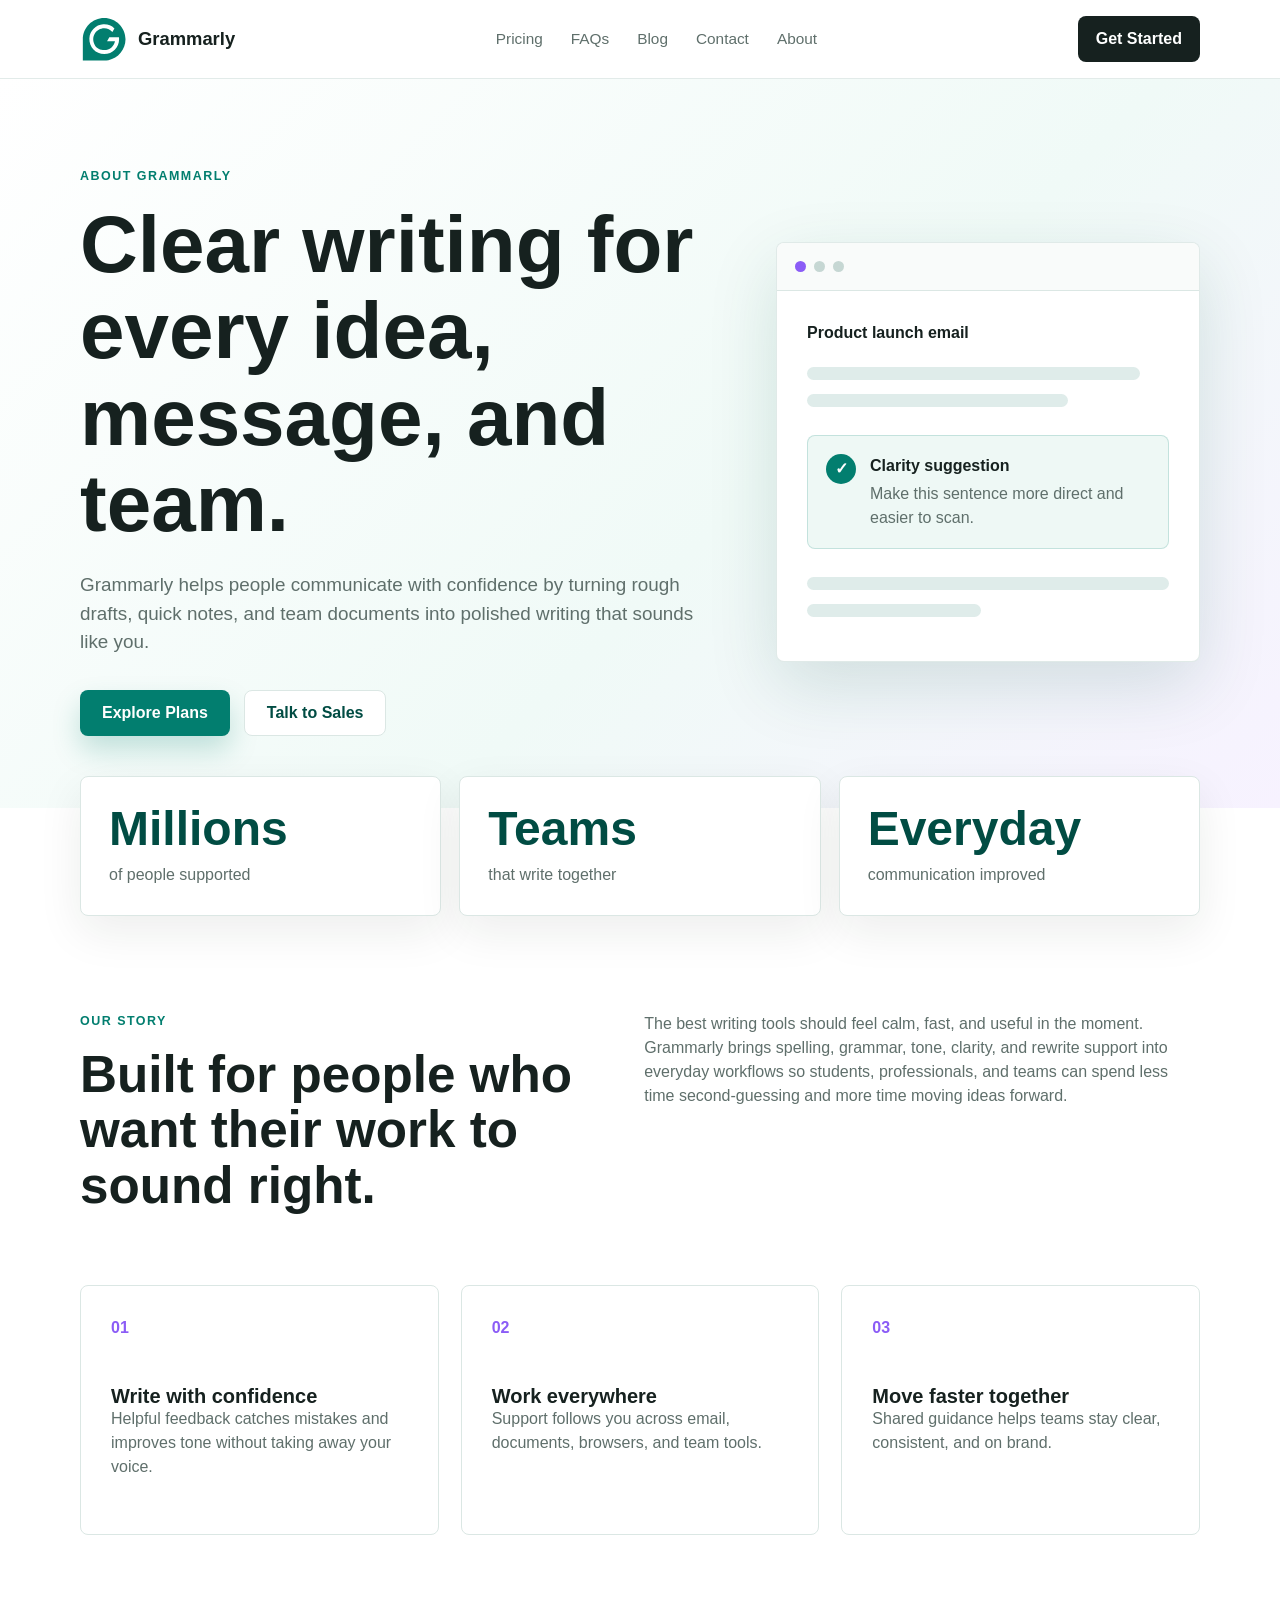
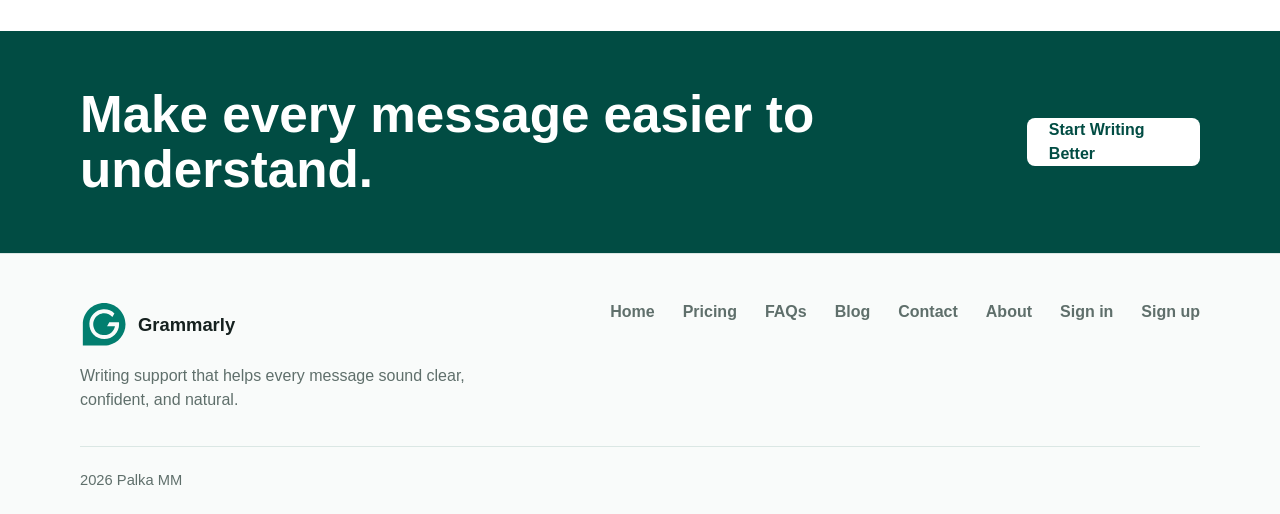
<file: index.html>
<!DOCTYPE html>
<html lang="en">
<head>
    <meta charset="UTF-8">
    <meta name="viewport" content="width=device-width, initial-scale=1.0">
    <link rel="shortcut icon" href="./assets/grammarly.svg" type="image/svg+xml">
    <link rel="stylesheet" href="style.css">
    <title>Grammarly: Free Writing Assistant</title>
</head>
<body>
    <header class="site-header">
        <nav class="nav container">
            <a class="logo" href="index.html">
                <img class="icon" src="./assets/grammarly.svg" alt="">
                <span>Grammarly</span>
            </a>

            <div class="nav-links">
                <a href="pricing.html">Pricing</a>
                <a href="faqs.html">FAQs</a>
                <a href="blog.html">Blog</a>
                <a href="contact.html">Contact</a>
                <a href="about.html">About</a>
            </div>

            <a class="nav-action" href="signup.html">Get Started</a>
        </nav>
    </header>

    <main>
        <div class="about-hero">
            <div class="container hero-grid">
                <div class="hero-copy">
                    <p class="eyebrow">About Grammarly</p>
                    <h1>Clear writing for every idea, message, and team.</h1>
                    <p class="hero-text">
                        Grammarly helps people communicate with confidence by turning rough drafts,
                        quick notes, and team documents into polished writing that sounds like you.
                    </p>
                    <div class="hero-actions">
                        <a class="button primary" href="pricing.html">Explore Plans</a>
                        <a class="button secondary" href="contact.html">Talk to Sales</a>
                    </div>
                </div>

                <!--у ИИ попросил сделать графику-->
                <div class="writing-preview"   ="Writing assistant preview"> <!--Это справа вкладка с продукт имэйл ИИ сделал-->
                    <div class="preview-toolbar"> <!--Точки фиол закрыть и две серые-->
                        <span></span> 
                        <span></span>
                        <span></span>
                    </div>
                    <div class="document-card">
                        <p class="doc-title">Product launch email</p>
                        <div class="doc-line wide"></div>
                        <div class="doc-line medium"></div>
                        <div class="suggestion">
                            <span class="suggestion-icon">&#10003;</span>
                            <div>
                                <strong>Clarity suggestion</strong>
                                <p>Make this sentence more direct and easier to scan.</p>
                            </div>
                        </div>
                        <div class="doc-line full"></div> <!--линии-->
                        <div class="doc-line short"></div>  
                    </div>
                </div>
            </div>
        </div>

        <div class="metrics container" >
            <div>
                <strong>Millions</strong>
                <span>of people supported</span>
            </div>
            <div>
                <strong>Teams</strong>
                <span>that write together</span>
            </div>
            <div>
                <strong>Everyday</strong>
                <span>communication improved</span>
            </div>
        </div>

        <div class="story-section">
            <div class="container split-layout">
                <div>
                    <p class="eyebrow">Our story</p>
                    <h2>Built for people who want their work to sound right.</h2>
                </div>
                <p>
                    The best writing tools should feel calm, fast, and useful in the moment.
                    Grammarly brings spelling, grammar, tone, clarity, and rewrite support into
                    everyday workflows so students, professionals, and teams can spend less time
                    second-guessing and more time moving ideas forward.
                </p>
            </div>
        </div>

        <div class="values container">
            <div class="value-card">
                <span class="value-icon">01</span>
                <h3>Write with confidence</h3>
                <p>Helpful feedback catches mistakes and improves tone without taking away your voice.</p>
            </div>
            <div class="value-card">
                <span class="value-icon">02</span>
                <h3>Work everywhere</h3>
                <p>Support follows you across email, documents, browsers, and team tools.</p>
            </div>
            <div class="value-card">
                <span class="value-icon">03</span>
                <h3>Move faster together</h3>
                <p>Shared guidance helps teams stay clear, consistent, and on brand.</p>
            </div>
        </div>

        <div class="cta-band">
            <div class="container cta-content">
                <h2>Make every message easier to understand.</h2>
                <a class="button light" href="contact.html">Start Writing Better</a>
            </div>
        </div>
    </main>
    <footer class="site-footer">
        <div class="container footer-content">
            <div class="footer-brand">
                <a class="logo" href="index.html">
                    <img class="icon" src="./assets/grammarly.svg" alt="">
                    <span>Grammarly</span>
                </a>
                <p>Writing support that helps every message sound clear, confident, and natural.</p>
            </div>

            <div class="footer-links">
                <a href="pricing.html">Home</a>
                <a href="pricing.html">Pricing</a>
                <a href="faqs.html">FAQs</a>
                <a href="blog.html">Blog</a>
                <a href="contact.html">Contact</a>
                <a href="about.html">About</a>
                <a href="signin.html">Sign in</a>
                <a href="signup.html">Sign up</a>
            </div>
        </div>

        <div class="container footer-bottom">
            <span>2026 Palka MM</span>
             
        </div>
    </footer>
</body>
</html>
</file>
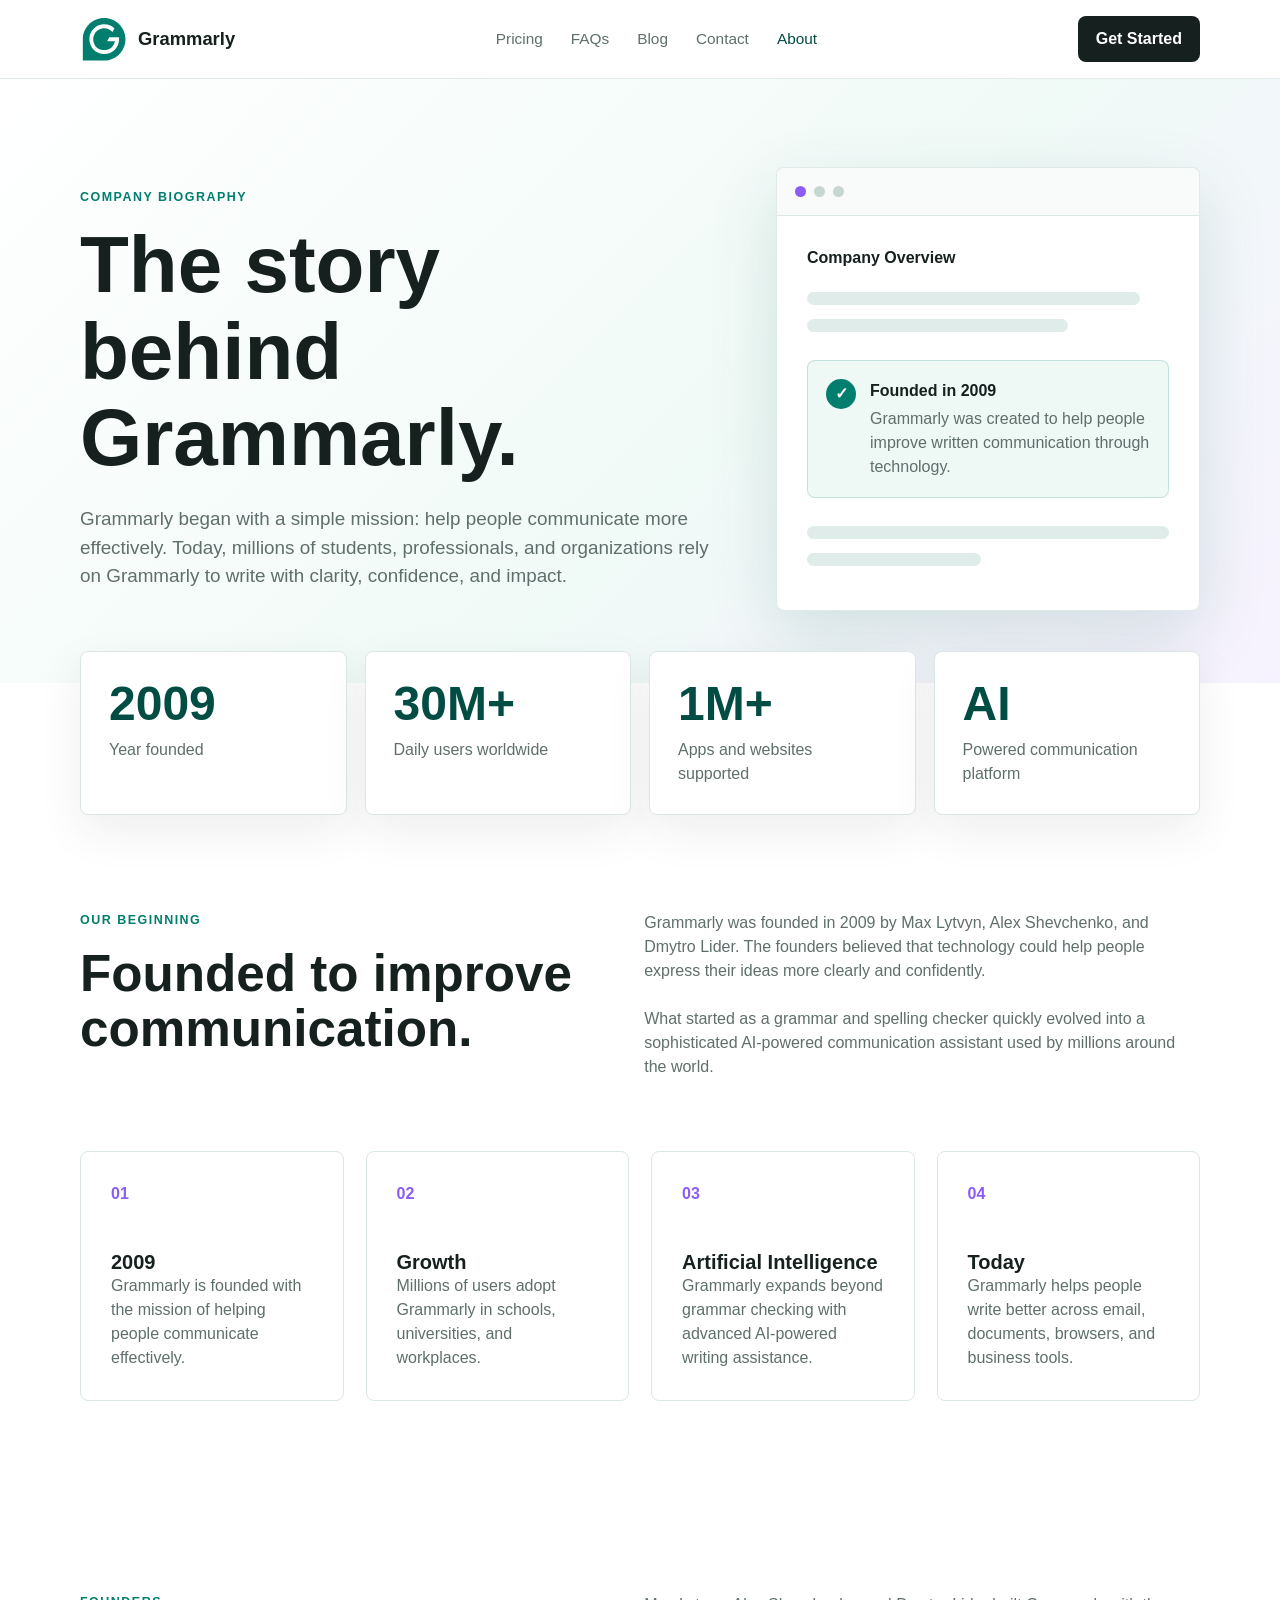
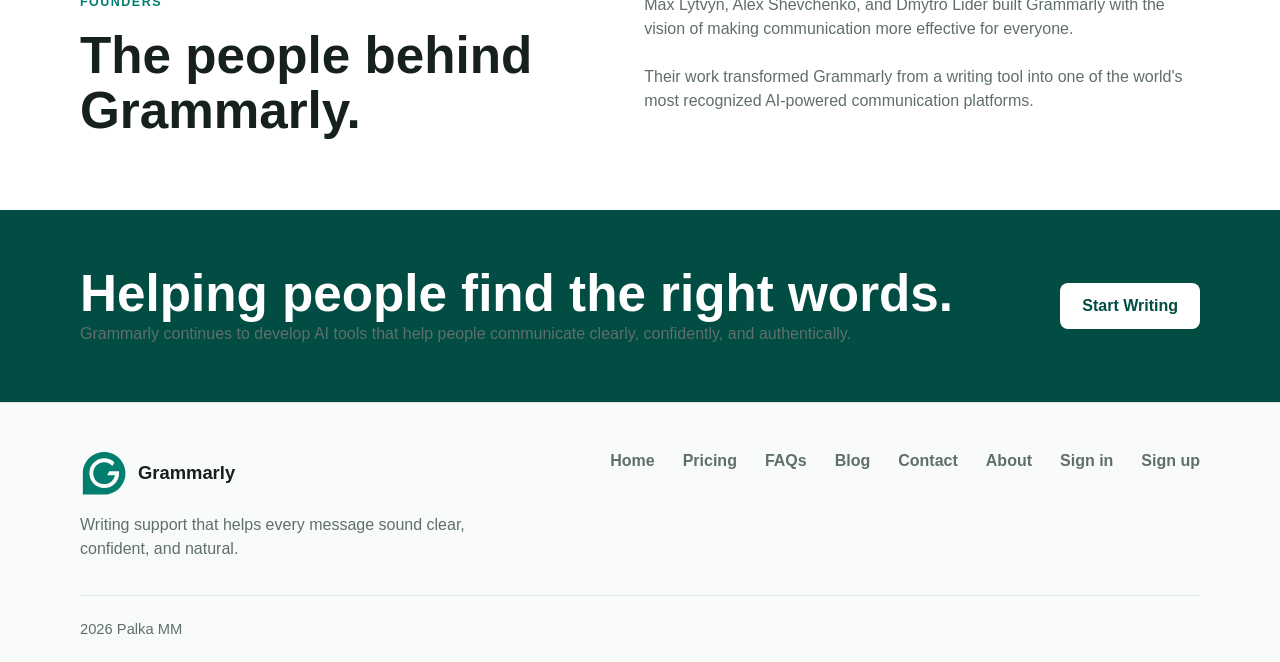
<file: about.html>
<!DOCTYPE html>
<html lang="en">
<head>
<meta charset="UTF-8">
<meta name="viewport" content="width=device-width, initial-scale=1.0">
<title>About</title>
<link rel="shortcut icon" href="./assets/grammarly.svg" type="image/svg+xml">
<link rel="stylesheet" href="style.css">

<body>

<header class="site-header">
        <nav class="nav container">
            <a class="logo" href="index.html">
                <img class="icon" src="./assets/grammarly.svg" alt="">
                <span>Grammarly</span>
            </a>

            <div class="nav-links">
                <a href="pricing.html">Pricing</a>
                <a href="faqs.html">FAQs</a>
                <a href="blog.html">Blog</a>
                <a href="contact.html">Contact</a>
                <a href="about.html" class="active">About</a>
            </div>

            <a class="nav-action" href="signup.html">Get Started</a>
        </nav>
    </header>

<main>

    <section class="about-hero">
        <div class="container hero-grid">

            <div>
                <p class="eyebrow">Company Biography</p>

                <h1>The story behind Grammarly.</h1>

                <p class="hero-text">
                    Grammarly began with a simple mission:
                    help people communicate more effectively.
                    Today, millions of students, professionals,
                    and organizations rely on Grammarly to write
                    with clarity, confidence, and impact.
                </p>

                
            </div>

            <div class="writing-preview">

                <div class="preview-toolbar">
                    <span></span>
                    <span></span>
                    <span></span>
                </div>

                <div class="document-card">

                    <p class="doc-title">Company Overview</p>

                    <div class="doc-line wide"></div>
                    <div class="doc-line medium"></div>

                    <div class="suggestion">
                        <div class="suggestion-icon">✓</div>

                        <div>
                            <strong>Founded in 2009</strong>
                            <p>
                                Grammarly was created to help people improve
                                written communication through technology.
                            </p>
                        </div>
                    </div>

                    <div class="doc-line full"></div>
                    <div class="doc-line short"></div>

                </div>

            </div>

        </div>
    </section>

    <section class="container">
        <div class="metrics">

            <div>
                <strong>2009</strong>
                <span>Year founded</span>
            </div>

            <div>
                <strong>30M+</strong>
                <span>Daily users worldwide</span>
            </div>

            <div>
                <strong>1M+</strong>
                <span>Apps and websites supported</span>
            </div>

            <div>
                <strong>AI</strong>
                <span>Powered communication platform</span>
            </div>

        </div>
    </section>

    <section class="story-section">
        <div class="container split-layout">

            <div>
                <p class="eyebrow">Our Beginning</p>

                <h2>Founded to improve communication.</h2>
            </div>

            <div>
                <p>
                    Grammarly was founded in 2009 by
                    Max Lytvyn, Alex Shevchenko,
                    and Dmytro Lider.
                    The founders believed that technology could help
                    people express their ideas more clearly and confidently.
                </p>

                <br>

                <p>
                    What started as a grammar and spelling checker
                    quickly evolved into a sophisticated AI-powered
                    communication assistant used by millions around the world.
                </p>
            </div>

        </div>
    </section>

    <section class="container">

        <div class="values">

            <div class="value-card">
                <span class="value-icon">01</span>

                <h3>2009</h3>

                <p>
                    Grammarly is founded with the mission
                    of helping people communicate effectively.
                </p>
            </div>

            <div class="value-card">
                <span class="value-icon">02</span>

                <h3>Growth</h3>

                <p>
                    Millions of users adopt Grammarly
                    in schools, universities, and workplaces.
                </p>
            </div>

            <div class="value-card">
                <span class="value-icon">03</span>

                <h3>Artificial Intelligence</h3>

                <p>
                    Grammarly expands beyond grammar checking
                    with advanced AI-powered writing assistance.
                </p>
            </div>

            <div class="value-card">
                <span class="value-icon">04</span>

                <h3>Today</h3>

                <p>
                    Grammarly helps people write better across
                    email, documents, browsers, and business tools.
                </p>
            </div>

        </div>

    </section>

    <section class="story-section">
        <div class="container split-layout">

            <div>
                <p class="eyebrow">Founders</p>

                <h2>The people behind Grammarly.</h2>
            </div>

            <div>
                <p>
                    Max Lytvyn, Alex Shevchenko, and Dmytro Lider
                    built Grammarly with the vision of making communication
                    more effective for everyone.
                </p>

                <br>

                <p>
                    Their work transformed Grammarly from a writing tool
                    into one of the world's most recognized AI-powered
                    communication platforms.
                </p>
            </div>

        </div>
    </section>

    <section class="cta-band">

        <div class="container cta-content">

            <div>
                <h2>Helping people find the right words.</h2>

                <p>
                    Grammarly continues to develop AI tools that help people
                    communicate clearly, confidently, and authentically.
                </p>
            </div>

            <a href="#" class="button light">
                Start Writing
            </a>

        </div>

    </section>

</main>

<footer class="site-footer">
        <div class="container footer-content">
            <div class="footer-brand">
                <a class="logo" href="index.html">
                    <img class="icon" src="./assets/grammarly.svg" alt="">
                    <span>Grammarly</span>
                </a>
                <p>Writing support that helps every message sound clear, confident, and natural.</p>
            </div>

            <div class="footer-links">
                <a href="pricing.html">Home</a>
                <a href="pricing.html">Pricing</a>
                <a href="faqs.html">FAQs</a>
                <a href="blog.html">Blog</a>
                <a href="contact.html">Contact</a>
                <a href="about.html">About</a>
                <a href="signin.html">Sign in</a>
                <a href="signup.html">Sign up</a>
            </div>
        </div>

        <div class="container footer-bottom">
            <span>2026 Palka MM</span>
             
        </div>
    </footer>

</body>
</html>
</file>
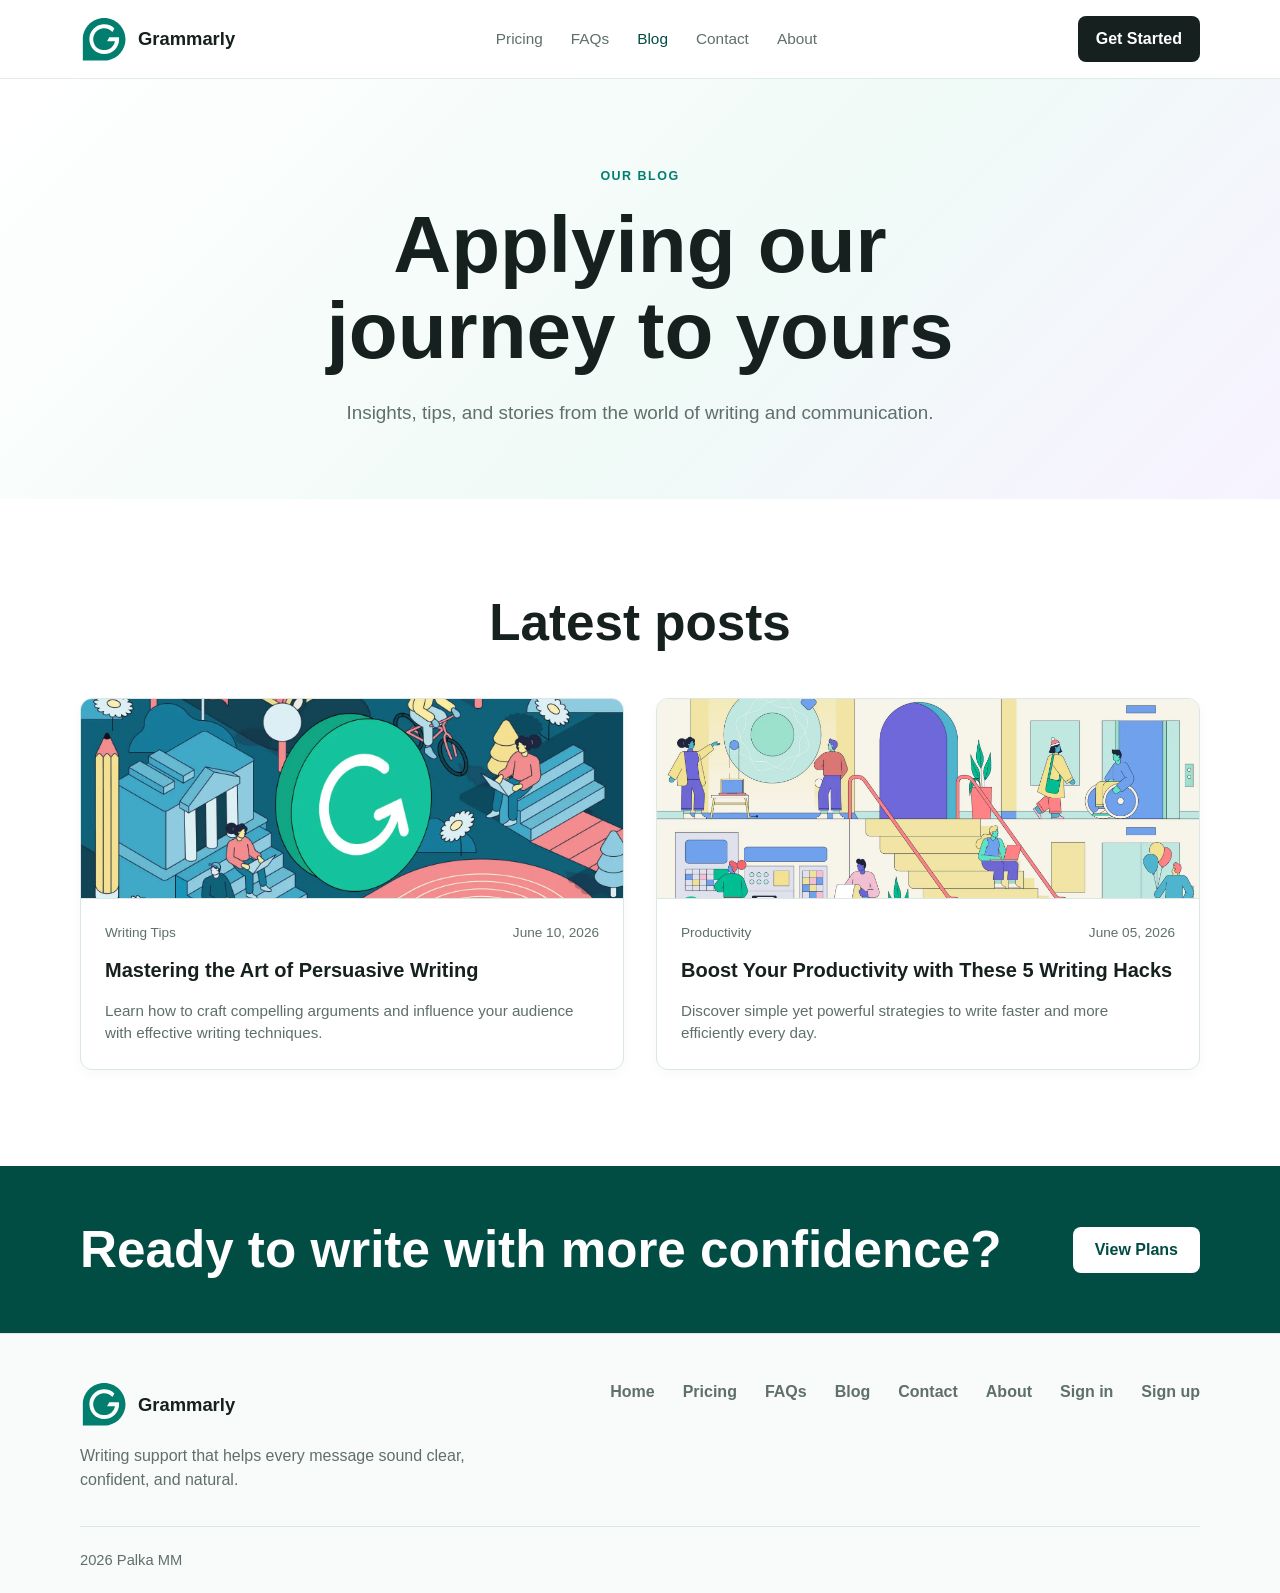
<file: blog.html>
<!DOCTYPE html>
<html lang="en">
<head>
    <meta charset="UTF-8">
    <meta name="viewport" content="width=device-width, initial-scale=1.0">
    <link rel="shortcut icon" href="./assets/grammarly.svg" type="image/svg+xml">
    <link rel="stylesheet" href="style.css">
    <link rel="stylesheet" href="styles/blog.css">
    <title>Blog | Grammarly</title>
</head>
<body>
    <header class="site-header">
        <nav class="nav container">
            <a class="logo" href="index.html">
                <img class="icon" src="./assets/grammarly.svg" alt="">
                <span>Grammarly</span>
            </a>

            <div class="nav-links">
                <a href="pricing.html">Pricing</a>
                <a href="faqs.html">FAQs</a>
                <a href="blog.html" class="active">Blog</a>
                <a href="contact.html">Contact</a>
                <a href="about.html">About</a>
            </div>

            <a class="nav-action" href="signup.html">Get Started</a>
        </nav>
    </header>

    <main>
        <section class="blog-hero">
            <div class="container">
                <p class="eyebrow">Our Blog</p>
                <h1>Applying our journey to yours</h1>
                <p class="hero-text">Insights, tips, and stories from the world of writing and communication.</p>
            </div>
        </section>

        <section class="latest-posts container">
            <h2>Latest posts</h2>
            <div class="post-grid">
                <a href="./blog/persuasive-writing.html" class="post-card">
                    <img src="./assets/blog1.webp" alt="Post Image">
                    <div class="post-card-content">
                        <div class="post-meta">
                            <span>Writing Tips</span>
                            <span>June 10, 2026</span>
                        </div>
                        <h4>Mastering the Art of Persuasive Writing</h4>
                        <p>Learn how to craft compelling arguments and influence your audience with effective writing techniques.</p>
                    </div>
                </a>
                <a href="./blog/five-writing-hacks.html" class="post-card">
                    <img src="./assets/blog2.webp" alt="Post Image">
                    <div class="post-card-content">
                        <div class="post-meta">
                            <span>Productivity</span>
                            <span>June 05, 2026</span>
                        </div>
                        <h4>Boost Your Productivity with These 5 Writing Hacks</h4>
                        <p>Discover simple yet powerful strategies to write faster and more efficiently every day.</p>
                    </div>
                </a>
        </section>

        <div class="cta-band">
            <div class="container cta-content">
                <h2>Ready to write with more confidence?</h2>
                <a class="button light" href="pricing.html">View Plans</a>
            </div>
        </div>
    </main>

    <footer class="site-footer">
        <div class="container footer-content">
            <div class="footer-brand">
                <a class="logo" href="index.html">
                    <img class="icon" src="./assets/grammarly.svg" alt="">
                    <span>Grammarly</span>
                </a>
                <p>Writing support that helps every message sound clear, confident, and natural.</p>
            </div>

            <div class="footer-links">
                <a href="pricing.html">Home</a>
                <a href="pricing.html">Pricing</a>
                <a href="faqs.html">FAQs</a>
                <a href="blog.html">Blog</a>
                <a href="contact.html">Contact</a>
                <a href="about.html">About</a>
                <a href="signin.html">Sign in</a>
                <a href="signup.html">Sign up</a>
            </div>
        </div>

        <div class="container footer-bottom">
            <span>2026 Palka MM</span>
             
        </div>
    </footer>
</body>
</html>
</file>
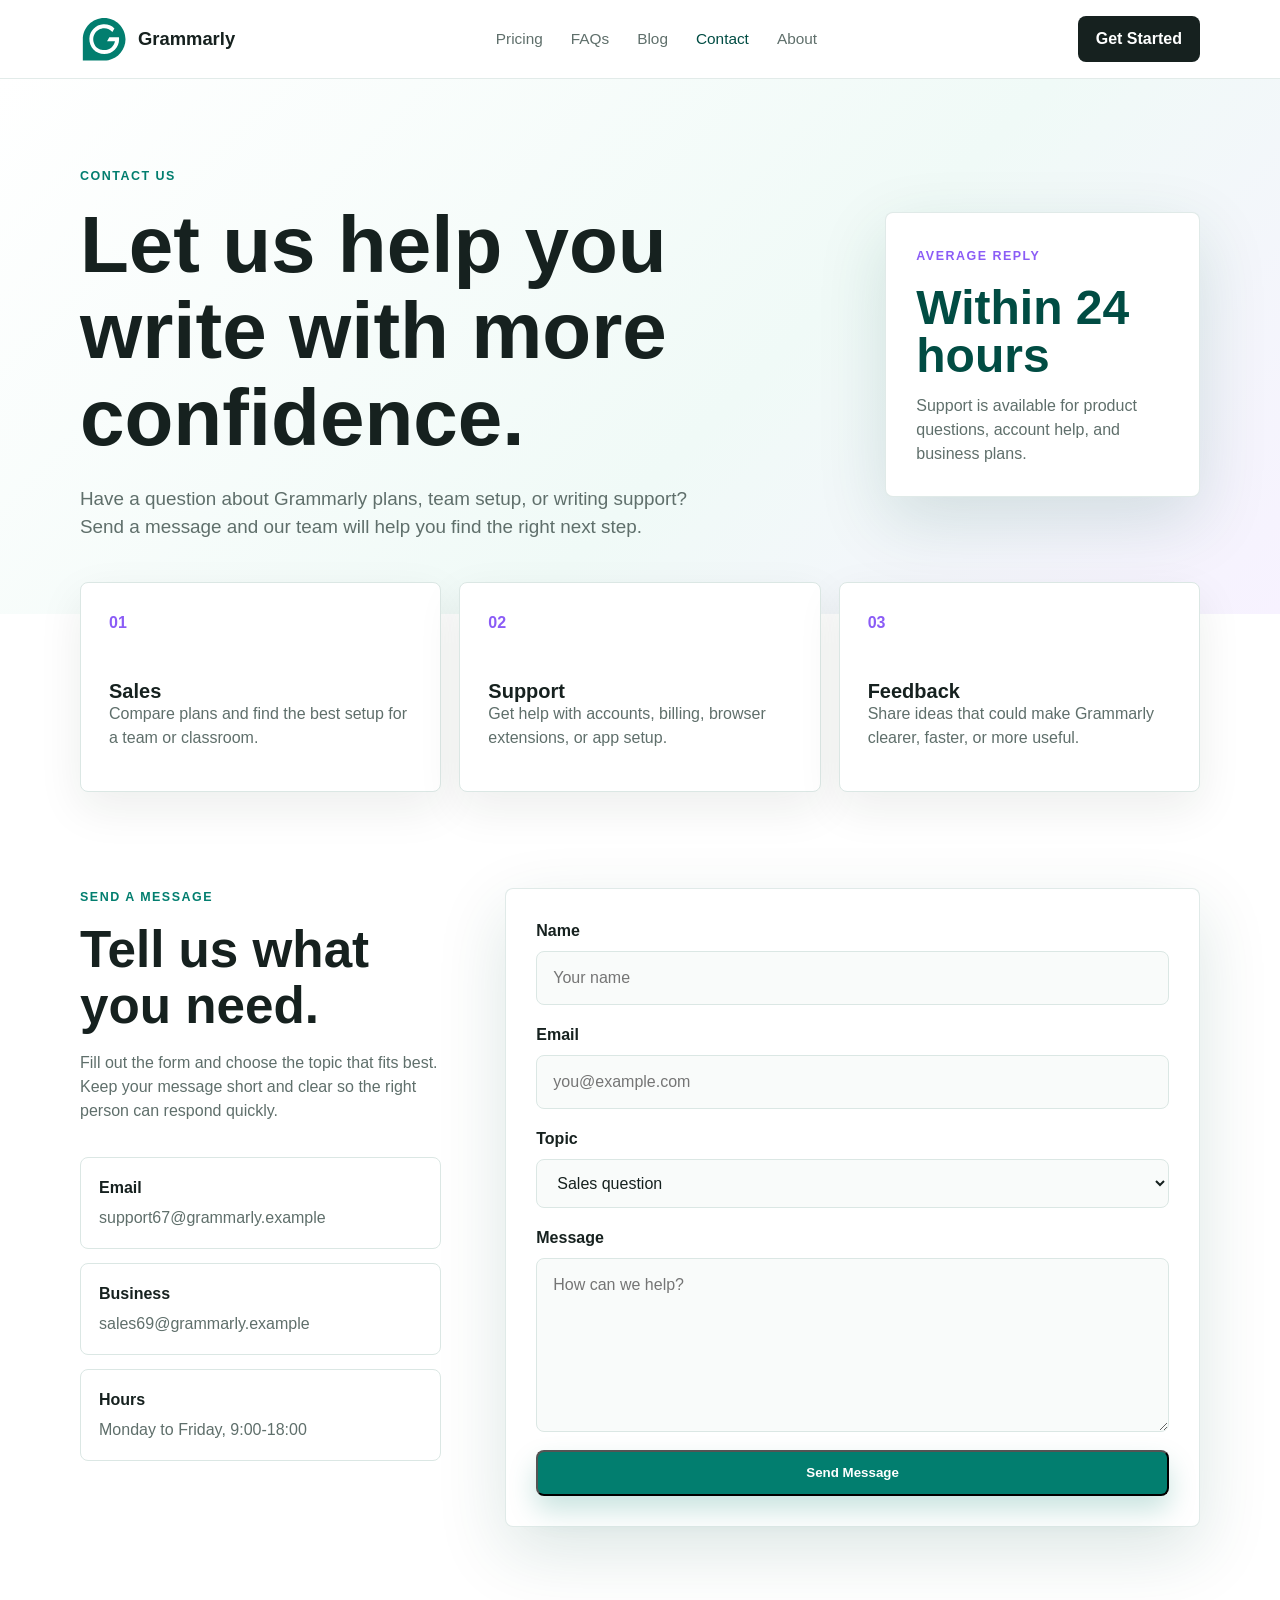
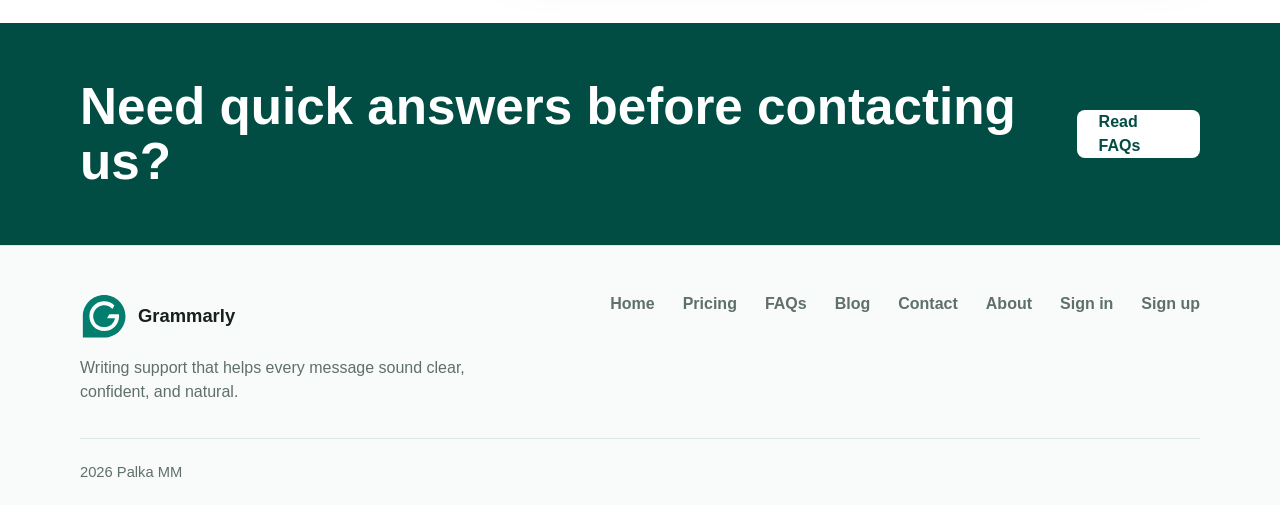
<file: contact.html>
<!DOCTYPE html>
<html lang="en">
<head>
    <meta charset="UTF-8">
    <meta name="viewport" content="width=device-width, initial-scale=1.0">
    <link rel="shortcut icon" href="./assets/grammarly.svg" type="image/svg+xml">
    <link rel="stylesheet" href="style.css">
    <link rel="stylesheet" href="styles/contact.css">
    <title>Contact | Grammarly</title>
</head>
<body>
    <header class="site-header">
        <nav class="nav container">
            <a class="logo" href="index.html">
                <img class="icon" src="./assets/grammarly.svg" alt="">
                <span>Grammarly</span>
            </a>

            <div class="nav-links">
                <a href="pricing.html">Pricing</a>
                <a href="faqs.html">FAQs</a>
                <a href="blog.html">Blog</a>
                <a href="contact.html" class="active">Contact</a>
                <a href="about.html">About</a>
            </div>

            <a class="nav-action" href="signup.html">Get Started</a>
        </nav>
    </header>

    <main>
        <div class="contact-hero">
            <div class="container contact-hero-grid">
                <div>
                    <p class="eyebrow">Contact us</p>
                    <h1>Let us help you write with more confidence.</h1>
                    <p class="hero-text">
                        Have a question about Grammarly plans, team setup, or writing support?
                        Send a message and our team will help you find the right next step.
                    </p>
                </div>

                <div class="contact-summary-card">
                    <span class="contact-label">Average reply</span>
                    <strong>Within 24 hours</strong>
                    <p>Support is available for product questions, account help, and business plans.</p>
                </div>
            </div>
        </div>

        <div class="contact-options container">
            <div class="contact-option-card">
                <span class="value-icon">01</span>
                <h3>Sales</h3>
                <p>Compare plans and find the best setup for a team or classroom.</p>
            </div>
            <div class="contact-option-card">
                <span class="value-icon">02</span>
                <h3>Support</h3>
                <p>Get help with accounts, billing, browser extensions, or app setup.</p>
            </div>
            <div class="contact-option-card">
                <span class="value-icon">03</span>
                <h3>Feedback</h3>
                <p>Share ideas that could make Grammarly clearer, faster, or more useful.</p>
            </div>
        </div>

        <div class="contact-section container">
            <div class="contact-info">
                <p class="eyebrow">Send a message</p>
                <h2>Tell us what you need.</h2>
                <p>
                    Fill out the form and choose the topic that fits best. Keep your message short
                    and clear so the right person can respond quickly.
                </p>

                <div class="contact-detail-list">
                    <div>
                        <strong>Email</strong>
                        <span>support67@grammarly.example</span>
                    </div>
                    <div>
                        <strong>Business</strong>
                        <span>sales69@grammarly.example</span>
                    </div>
                    <div>
                        <strong>Hours</strong>
                        <span>Monday to Friday, 9:00-18:00</span>
                    </div>
                </div>
            </div>

            <form class="contact-form" action="#" method="post">
                <div class="form-row">
                    <label for="name">Name</label>
                    <input type="text" id="name" name="name" placeholder="Your name">
                </div>

                <div class="form-row">
                    <label for="email">Email</label>
                    <input type="email" id="email" name="email" placeholder="you@example.com">
                </div>

                <div class="form-row">
                    <label for="topic">Topic</label>
                    <select id="topic" name="topic">
                        <option>Sales question</option>
                        <option>Support request</option>
                        <option>Product feedback</option>
                        <option>Other</option>
                    </select>
                </div>

                <div class="form-row">
                    <label for="message">Message</label>
                    <textarea id="message" name="message" rows="6" placeholder="How can we help?"></textarea>
                </div>

                <button class="button primary" type="submit">Send Message</button>
            </form>
        </div>

        <div class="cta-band">
            <div class="container cta-content">
                <h2>Need quick answers before contacting us?</h2>
                <a class="button light" href="faqs.html">Read FAQs</a>
            </div>
        </div>
    </main>

    <footer class="site-footer">
        <div class="container footer-content">
            <div class="footer-brand">
                <a class="logo" href="index.html">
                    <img class="icon" src="./assets/grammarly.svg" alt="">
                    <span>Grammarly</span>
                </a>
                <p>Writing support that helps every message sound clear, confident, and natural.</p>
            </div>

            <div class="footer-links">
                <a href="pricing.html">Home</a>
                <a href="pricing.html">Pricing</a>
                <a href="faqs.html">FAQs</a>
                <a href="blog.html">Blog</a>
                <a href="contact.html">Contact</a>
                <a href="about.html">About</a>
                <a href="signin.html">Sign in</a>
                <a href="signup.html">Sign up</a>
            </div>
        </div>

        <div class="container footer-bottom">
            <span>2026 Palka MM</span>
             
        </div>
    </footer>
</body>
</html>
</file>
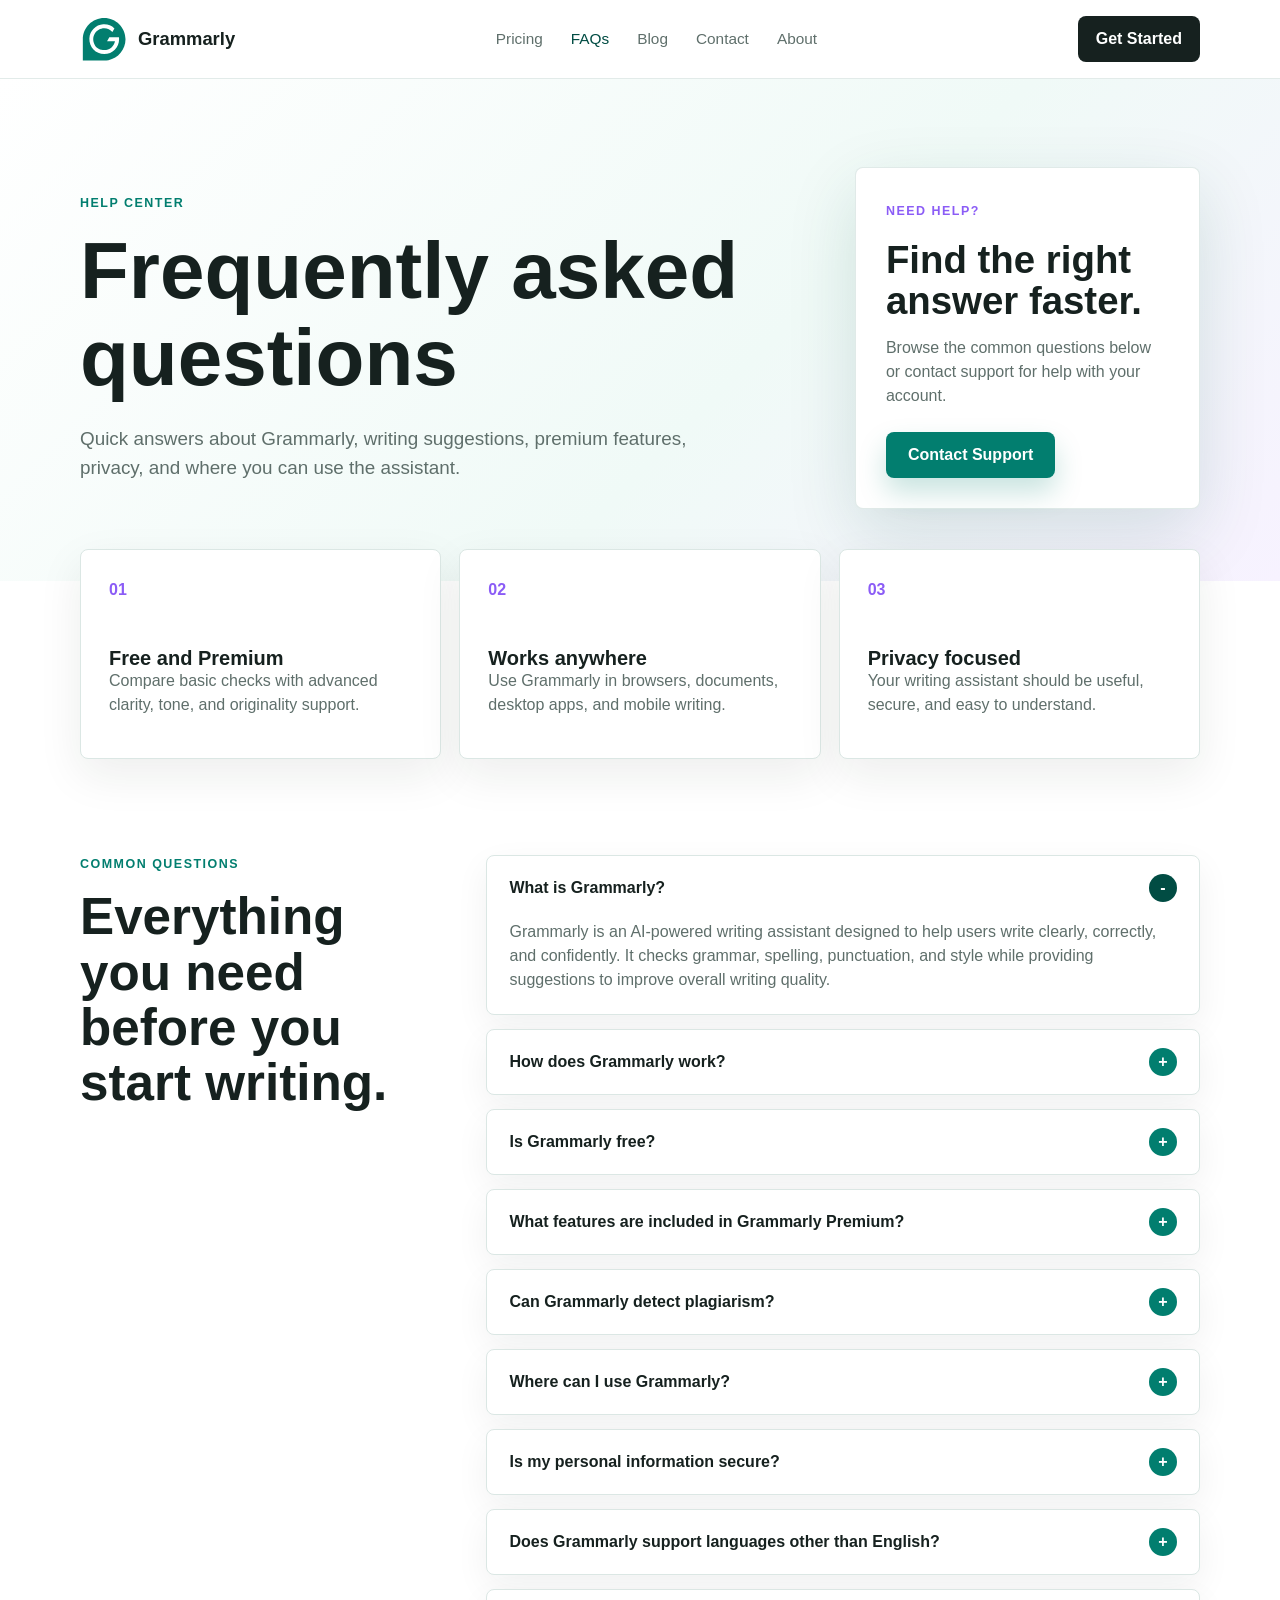
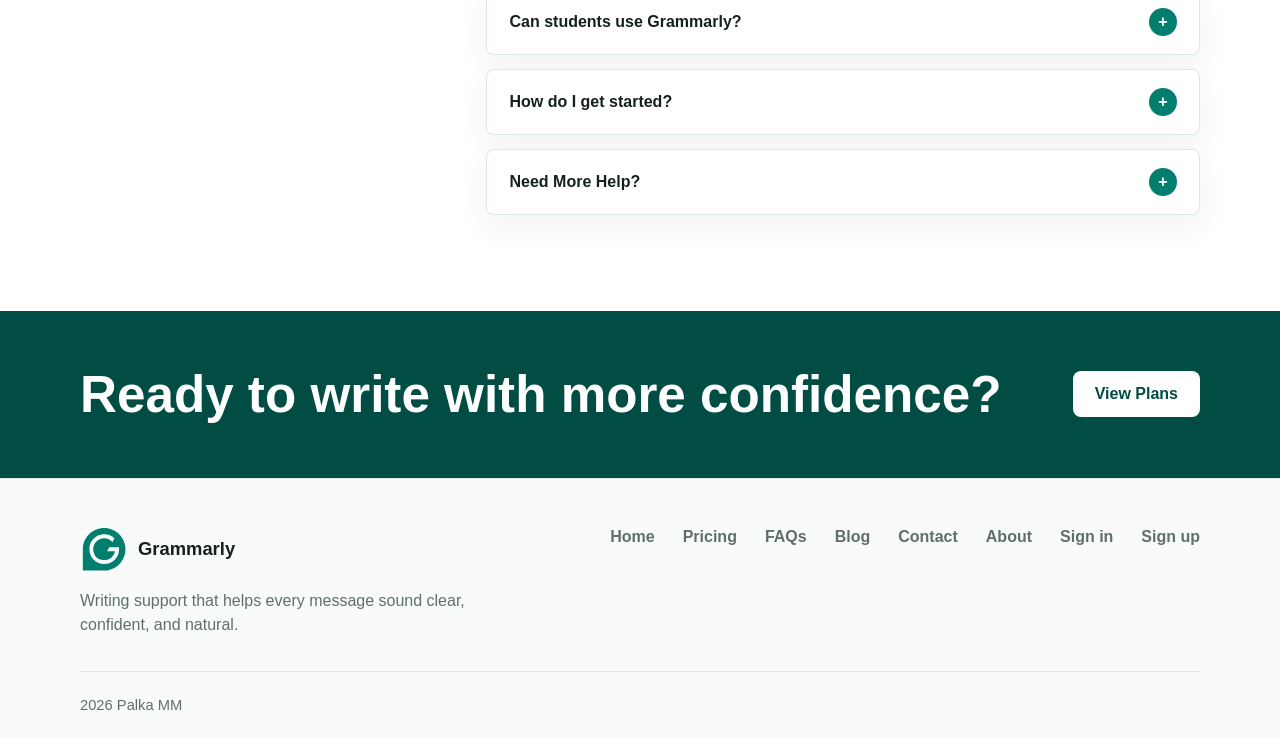
<file: faqs.html>
<!DOCTYPE html>
<html lang="en">
<head>
    <meta charset="UTF-8">
    <meta name="viewport" content="width=device-width, initial-scale=1.0">
    <link rel="shortcut icon" href="./assets/grammarly.svg" type="image/svg+xml">
    <link rel="stylesheet" href="style.css">
    <link rel="stylesheet" href="styles/faqs.css">
    <title>FAQ | Grammarly</title>
</head>
<body>
    <header class="site-header">
        <nav class="nav container">
            <a class="logo" href="index.html">
                <img class="icon" src="./assets/grammarly.svg" alt="">
                <span>Grammarly</span>
            </a>

            <div class="nav-links">
                <a href="pricing.html">Pricing</a>
                <a href="faqs.html" class="active">FAQs</a>
                <a href="blog.html">Blog</a>
                <a href="contact.html">Contact</a>
                <a href="about.html">About</a>
            </div>

            <a class="nav-action" href="contact.html">Get Started</a>
        </nav>
    </header>

    <main>
        <div class="faq-hero">
            <div class="container faq-hero-grid">
                <div>
                    <p class="eyebrow">Help center</p>
                    <h1>Frequently asked questions</h1>
                    <p class="hero-text">
                        Quick answers about Grammarly, writing suggestions, premium features,
                        privacy, and where you can use the assistant.
                    </p>
                </div>

                <div class="faq-help-card">
                    <span class="faq-help-label">Need help?</span>
                    <h2>Find the right answer faster.</h2>
                    <p>Browse the common questions below or contact support for help with your account.</p>
                    <a class="button primary" href="contact.html">Contact Support</a>
                </div>
            </div>
        </div>

        <div class="faq-highlights container">
            <div class="faq-highlight-card">
                <span class="value-icon">01</span>
                <h3>Free and Premium</h3>
                <p>Compare basic checks with advanced clarity, tone, and originality support.</p>
            </div>
            <div class="faq-highlight-card">
                <span class="value-icon">02</span>
                <h3>Works anywhere</h3>
                <p>Use Grammarly in browsers, documents, desktop apps, and mobile writing.</p>
            </div>
            <div class="faq-highlight-card">
                <span class="value-icon">03</span>
                <h3>Privacy focused</h3>
                <p>Your writing assistant should be useful, secure, and easy to understand.</p>
            </div>
        </div>

        <div class="faq-content container">
            <div class="faq-intro">
                <p class="eyebrow">Common questions</p>
                <h2>Everything you need before you start writing.</h2>
            </div>

            <div class="accordion">
                <details open>
                    <summary>What is Grammarly?</summary>
                    <p>Grammarly is an AI-powered writing assistant designed to help users write clearly, correctly, and confidently. It checks grammar, spelling, punctuation, and style while providing suggestions to improve overall writing quality.</p>
                </details>

                <details>
                    <summary>How does Grammarly work?</summary>
                    <p>Grammarly analyzes your text as you type and offers real-time suggestions. It identifies grammatical mistakes, spelling errors, awkward phrasing, and other writing issues, helping you improve your content instantly.</p>
                </details>

                <details>
                    <summary>Is Grammarly free?</summary>
                    <p>Yes. Grammarly offers a free plan that includes essential grammar, spelling, and punctuation checks. Users can also upgrade to Premium for advanced writing suggestions and additional features.</p>
                </details>

                <details>
                    <summary>What features are included in Grammarly Premium?</summary>
                    <p>Grammarly Premium provides advanced grammar checks, vocabulary enhancement, tone detection, clarity improvements, plagiarism detection, and AI-powered writing assistance.</p>
                </details>

                <details>
                    <summary>Can Grammarly detect plagiarism?</summary>
                    <p>Yes. Grammarly Premium includes a plagiarism checker that scans your text against billions of web pages and academic resources to help ensure originality.</p>
                </details>

                <details>
                    <summary>Where can I use Grammarly?</summary>
                    <p>Grammarly works across multiple platforms, including web browsers, Microsoft Word, Google Docs, desktop applications, and mobile devices. This allows you to receive writing assistance wherever you write.</p>
                </details>

                <details>
                    <summary>Is my personal information secure?</summary>
                    <p>Grammarly uses industry-standard security practices and encryption to protect user data. Privacy and security are a top priority for the platform.</p>
                </details>

                <details>
                    <summary>Does Grammarly support languages other than English?</summary>
                    <p>Grammarly primarily supports English and several English dialects, including American, British, Canadian, and Australian English.</p>
                </details>

                <details>
                    <summary>Can students use Grammarly?</summary>
                    <p>Absolutely. Grammarly is widely used by students to improve essays, research papers, assignments, and other academic writing while learning better writing habits.</p>
                </details>

                <details>
                    <summary>How do I get started?</summary>
                    <p>Getting started is easy. Create an account, install Grammarly on your preferred device or browser, and begin writing. Grammarly will automatically provide suggestions to help improve your text.</p>
                </details>

                <details>
                    <summary>Need More Help?</summary>
                    <p>If you can't find the answer you're looking for, visit our support center or contact our customer support team. We're always happy to help.</p>
                </details>
            </div>
        </div>

        <div class="cta-band">
            <div class="container cta-content">
                <h2>Ready to write with more confidence?</h2>
                <a class="button light" href="pricing.html">View Plans</a>
            </div>
        </div>
    </main>

    <footer class="site-footer">
        <div class="container footer-content">
            <div class="footer-brand">
                <a class="logo" href="index.html">
                    <img class="icon" src="./assets/grammarly.svg" alt="">
                    <span>Grammarly</span>
                </a>
                <p>Writing support that helps every message sound clear, confident, and natural.</p>
            </div>

            <div class="footer-links">
                <a href="pricing.html">Home</a>
                <a href="pricing.html">Pricing</a>
                <a href="faqs.html">FAQs</a>
                <a href="blog.html">Blog</a>
                <a href="contact.html">Contact</a>
                <a href="about.html">About</a>
                <a href="signin.html">Sign in</a>
                <a href="signup.html">Sign up</a>
            </div>
        </div>

        <div class="container footer-bottom">
            <span>2026 Palka MM</span>
             
        </div>
    </footer>
</body>
</html>
</file>
<file: style.css>
/* ======= Variables ======= */
:root {
    --primary-color: #027e6f;
    --primary-dark: #014c43;
    --accent-color: #8b5cf6;
    --ink-color: #16211f;
    --muted-color: #5f6f6b;
    --line-color: #dbe7e4;
    --bg-color-1: #fff;
    --bg-color-2: #f5f5f5;
    --bg-soft: #eef8f5;
    --shadow: 0 24px 70px rgba(1, 76, 67, 0.14);
}

/* ======= Mini-reset ======= */
*, *::before, *::after {
    margin: 0;
    padding: 0;
    box-sizing: border-box;
}

/* ======= Base Layout ======= */
body {
    min-height: 100vh;
    color: var(--ink-color);
    background: var(--bg-color-1);
    font-family: Arial, Helvetica, sans-serif;
    line-height: 1.5;
}

/* ======= Base Elements ======= */
a {
    color: inherit;
    text-decoration: none;
}

p {
    color: var(--muted-color);
}

h1,
h2,
h3 {
    color: var(--ink-color);
    line-height: 1.08;
}

h1 {
    max-width: 760px;
    font-size: clamp(2.5rem, 7vw, 5rem);
    letter-spacing: 0;
}

h2 {
    font-size: clamp(2rem, 4vw, 3.4rem);
    letter-spacing: 0;
}

h3 {
    font-size: 1.25rem;
}

/* ======= Layout Containers ======= */
.container {
    width: min(1120px, calc(100% - 40px));
    margin: 0 auto;
}

.full-width {
    width: 100%;
}

/* ======= Header ======= */
.site-header {
    position: sticky;
    top: 0;
    z-index: 10;
    border-bottom: 1px solid rgba(219, 231, 228, 0.8);
    background: rgba(255, 255, 255, 0.92);
    backdrop-filter: blur(18px);
}

.nav {
    display: flex;
    align-items: center;
    justify-content: space-between;
    min-height: 78px;
    gap: 24px;
    flex-wrap: wrap;
}

.logo,
.nav-links,
.hero-actions,
.cta-content {
    display: flex;
    align-items: center;
}

.icon {
    width: 48px;
    height: 48px
}

.logo {
    gap: 10px;
    font-size: 1.15rem;
    font-weight: 800;
    flex-shrink: 0;
}

.logo-logo {
    display: grid;
    place-items: center;
    width: 38px;
    height: 38px;
    border-radius: 50%;
    color: #fff;
    background: var(--primary-color);
    font-weight: 900;
}

.nav-links {
    gap: 28px;
    color: var(--muted-color);
    font-size: 0.96rem;
    flex-wrap: wrap;
    justify-content: center;
}

.nav-links a {
    padding: 8px 0;
}

.nav-links a:hover,
.nav-links a.active {
    color: var(--primary-dark);
}

.nav-action {
    display: inline-flex;
    align-items: center;
    justify-content: center;
    min-height: 46px;
    padding: 0 18px;
    border-radius: 8px;
    color: #fff;
    background: var(--ink-color);
    font-weight: 700;
    white-space: nowrap;
    transition: transform 0.2s ease, box-shadow 0.2s ease, background 0.2s ease;
}

.nav-action:hover {
    transform: translateY(-2px);
}

/* ======= Buttons ======= */
.button {
    display: inline-flex;
    align-items: center;
    justify-content: center;
    min-height: 46px;
    padding: 0 22px;
    border-radius: 8px;
    font-weight: 700;
    transition: transform 0.2s ease, box-shadow 0.2s ease, background 0.2s ease;
}

.button:hover {
    transform: translateY(-2px);
}

.button.primary {
    color: #fff;
    background: var(--primary-color);
    box-shadow: 0 14px 28px rgba(2, 126, 111, 0.22);
}

.button.secondary {
    color: var(--primary-dark);
    border: 1px solid var(--line-color);
    background: #fff;
}

.button.light {
    color: var(--primary-dark);
    background: #fff;
}

.eyebrow {
    margin-bottom: 16px;
    color: var(--primary-color);
    font-size: 0.78rem;
    font-weight: 800;
    letter-spacing: 0.12em;
    text-transform: uppercase;
}

.hero-text {
    max-width: 640px;
    margin-top: 24px;
    font-size: 1.18rem;
}

.hero-actions {
    flex-wrap: wrap;
    gap: 14px;
    margin-top: 34px;
}

/* ======= Shared Layout Components (Hero Grid, Previews, Metrics, Values) ======= */
.about-hero {
    padding: 88px 0 72px;
    background: linear-gradient(135deg, #ffffff 0%, #f0faf7 58%, #f7f2ff 100%);
}

.story-section {
    padding: 96px 0 72px;
}

.hero-grid {
    display: grid;
    grid-template-columns: minmax(0, 1.08fr) minmax(280px, 0.72fr);
    align-items: center;
    gap: 60px;
}

/* ======= Writing Preview ======= */
.writing-preview {
    width: 100%;
    border: 1px solid rgba(219, 231, 228, 0.85);
    border-radius: 8px;
    background: #fff;
    box-shadow: var(--shadow);
    overflow: hidden;
}

.preview-toolbar {
    display: flex;
    gap: 8px;
    padding: 18px;
    border-bottom: 1px solid var(--line-color);
    background: #f9fbfa;
}

.preview-toolbar span {
    width: 11px;
    height: 11px;
    border-radius: 50%;
    background: #c6d7d3;
}

.preview-toolbar span:first-child {
    background: var(--accent-color);
}

.document-card {
    padding: 30px;
}

.doc-title {
    margin-bottom: 22px;
    color: var(--ink-color);
    font-weight: 800;
}

.doc-line {
    height: 13px;
    margin-bottom: 14px;
    border-radius: 999px;
    background: #dfecea;
}

.doc-line.wide { width: 92%; }
.doc-line.medium { width: 72%; }
.doc-line.full { width: 100%; }
.doc-line.short { width: 48%; }

.suggestion {
    display: flex;
    align-items: flex-start;
    gap: 14px;
    margin: 28px 0;
    padding: 18px;
    border: 1px solid rgba(2, 126, 111, 0.18);
    border-radius: 8px;
    background: var(--bg-soft);
}

.suggestion-icon {
    display: grid;
    flex: 0 0 auto;
    place-items: center;
    width: 30px;
    height: 30px;
    border-radius: 50%;
    color: #fff;
    background: var(--primary-color);
    font-weight: 900;
}

.suggestion strong {
    display: block;
    margin-bottom: 4px;
}

/* ======= Metrics ======= */
.metrics {
    display: grid;
    grid-template-columns: repeat(auto-fit, minmax(190px, 1fr));
    gap: 18px;
    margin-top: -32px;
}

.metrics div {
    padding: 28px;
    border: 1px solid var(--line-color);
    border-radius: 8px;
    background: #fff;
    box-shadow: 0 16px 45px rgba(22, 33, 31, 0.08);
}

.metrics strong {
    display: block;
    color: var(--primary-dark);
    font-size: clamp(2rem, 4vw, 3rem);
    line-height: 1;
}

.metrics span {
    display: block;
    margin-top: 10px;
    color: var(--muted-color);
}

/* ======= Split Layout & Value Cards ======= */
.split-layout {
    display: grid;
    grid-template-columns: minmax(0, 0.9fr) minmax(300px, 1fr);
    gap: 64px;
    align-items: start;
}

.values {
    display: grid;
    grid-template-columns: repeat(auto-fit, minmax(240px, 1fr));
    gap: 22px;
    padding-bottom: 96px;
}

.value-card {
    min-height: 250px;
    padding: 30px;
    border: 1px solid var(--line-color);
    border-radius: 8px;
    background: #fff;
}

.value-icon {
    display: inline-flex;
    margin-bottom: 46px;
    color: var(--accent-color);
    font-weight: 900;
}

/* ======= CTA ======= */
.cta-band {
    padding: 56px 0;
    color: #fff;
    background: var(--primary-dark);
}

.cta-band h2 {
    color: #fff;
}

.cta-content {
    justify-content: space-between;
    gap: 28px;
}

/* ======= Footer ======= */
.site-footer {
    border-top: 1px solid var(--line-color);
    background: #f9fbfa;
}

.footer-content {
    display: flex;
    align-items: flex-start;
    justify-content: space-between;
    gap: 36px;
    padding: 46px 0 34px;
}

.footer-brand {
    max-width: 420px;
}

.footer-brand p {
    margin-top: 16px;
}

.footer-links {
    display: flex;
    flex-wrap: wrap;
    justify-content: flex-end;
    gap: 18px 28px;
    color: var(--muted-color);
    font-weight: 700;
}

.footer-links a:hover {
    color: var(--primary-dark);
}

.footer-bottom {
    display: flex;
    align-items: center;
    justify-content: space-between;
    gap: 20px;
    padding: 22px 0;
    border-top: 1px solid var(--line-color);
    color: var(--muted-color);
    font-size: 0.92rem;
}

/* ======= Global Layout Responsive Rules ======= */
@media (max-width: 960px) {
}

@media (max-width: 640px) {
}

@media (max-width: 500px) {
    .container {
        width: min(100% - 28px, 1120px);
    }

    .nav {
        min-height: auto;
        padding: 18px 0;
        align-items: flex-start;
        gap: 16px;
    }

    .nav,
    .nav-links,
    .cta-content {
        flex-direction: column;
    }

    .nav-links {
        align-items: flex-start;
        gap: 10px;
        width: 100%;
    }

    .nav-links a {
        width: 100%;
    }

    .nav-action {
        width: 100%;
    }

    .hero-actions,
    .hero-actions .button,
    .button.light {
        width: 100%;
    }

    .hero-grid,
    .split-layout,
    .metrics,
    .values {
        grid-template-columns: 1fr;
    }

    .hero-grid {
        gap: 34px;
    }

    .document-card {
        padding: 22px;
    }

    .metrics {
        margin-top: 24px;
    }

    .values {
        padding-bottom: 64px;
    }

    .about-hero {
        padding: 54px 0;
    }

    .story-section {
        padding: 64px 0 48px;
    }

    .cta-content {
        align-items: flex-start;
    }

    .footer-content,
    .footer-bottom {
        flex-direction: column;
        align-items: flex-start;
    }

    .footer-links {
        justify-content: flex-start;
    }
}

@media (min-width: 430px) and (max-width: 820px) {
    .nav {
        padding: 10px 0;
        justify-content: center;
    }

    .nav-links {
        order: 3;
        width: 100%;
        justify-content: center;
    }

    .hero-grid,
    .split-layout {
        grid-template-columns: 1fr;
    }

    .metrics {
        grid-template-columns: repeat(auto-fit, minmax(180px, 1fr));
    }

    .about-hero {
        padding-top: 70px;
    }
}
</file>
<file: styles/blog.css>
/* ======= Blog Page Specific ======= */
.blog-hero {
    padding: 88px 0 72px;
    background: linear-gradient(135deg, #ffffff 0%, #f0faf7 58%, #f7f2ff 100%);
    text-align: center;
}

.blog-hero .container h1 {
    margin-top: 16px;
    margin-left: auto;
    margin-right: auto;
}

.blog-hero .container .hero-text {
    margin-left: auto;
    margin-right: auto;
}

.latest-posts {
    padding: 96px 0;
}

.latest-posts h2 {
    text-align: center;
    margin-bottom: 48px;
}

.post-grid {
    display: grid;
    grid-template-columns: repeat(auto-fit, minmax(280px, 1fr));
    gap: 32px;
}

.post-card {
    background: #fff;
    border: 1px solid var(--line-color);
    border-radius: 12px;
    overflow: hidden;
    box-shadow: 0 4px 12px rgba(22, 33, 31, 0.03);
    transition: transform 0.2s ease, box-shadow 0.2s ease;
    display: flex;
    flex-direction: column;
}

.post-card:hover {
    transform: translateY(-4px);
    box-shadow: 0 12px 24px rgba(22, 33, 31, 0.06);
}

.post-card img {
    width: 100%;
    height: 200px;
    object-fit: cover;
    border-bottom: 1px solid var(--line-color);
}

.post-card-content {
    padding: 24px;
    display: flex;
    flex-direction: column;
    flex-grow: 1;
}

.post-meta {
    display: flex;
    justify-content: space-between;
    font-size: 0.85rem;
    color: var(--muted-color);
    margin-bottom: 12px;
}

.post-card h4 {
    font-size: 1.25rem;
    line-height: 1.4;
    color: var(--ink-color);
    margin-bottom: 16px;
}

.post-card p {
    font-size: 0.95rem;
    color: var(--muted-color);
    flex-grow: 1;
}

@media (max-width: 500px) {
    .blog-hero { padding: 54px 0; }
    .latest-posts { padding: 64px 0; }
    .latest-posts h2 { margin-bottom: 32px; }
    .post-grid { gap: 24px; }
}
</file>
<file: styles/contact.css>
/* ======= Contact Page Specific ======= */
.contact-hero {
    padding: 88px 0 72px;
    background: linear-gradient(135deg, #ffffff 0%, #f0faf7 58%, #f7f2ff 100%);
}

.contact-hero-grid {
    display: grid;
    grid-template-columns: minmax(0, 1fr) minmax(280px, 0.42fr);
    align-items: center;
    gap: 56px;
}

.contact-summary-card {
    padding: 30px;
    border: 1px solid rgba(219, 231, 228, 0.85);
    border-radius: 8px;
    background: #fff;
    box-shadow: var(--shadow);
}

.contact-summary-card strong {
    display: block;
    margin-bottom: 14px;
    color: var(--primary-dark);
    font-size: clamp(2rem, 4vw, 3rem);
    line-height: 1;
}

.contact-label {
    display: inline-flex;
    margin-bottom: 18px;
    color: var(--accent-color);
    font-size: 0.78rem;
    font-weight: 900;
    letter-spacing: 0.12em;
    text-transform: uppercase;
}

.contact-options {
    display: grid;
    grid-template-columns: repeat(auto-fit, minmax(240px, 1fr));
    gap: 18px;
    margin-top: -32px;
}

.contact-option-card {
    min-height: 210px;
    padding: 28px;
    border: 1px solid var(--line-color);
    border-radius: 8px;
    background: #fff;
    box-shadow: 0 16px 45px rgba(22, 33, 31, 0.08);
}

.contact-section {
    display: grid;
    grid-template-columns: minmax(260px, 0.52fr) minmax(0, 1fr);
    gap: 64px;
    padding: 96px 0;
}

.contact-info p:not(.eyebrow) {
    margin-top: 18px;
}

.contact-detail-list {
    display: grid;
    gap: 14px;
    margin-top: 34px;
}

.contact-detail-list div {
    padding: 18px;
    border: 1px solid var(--line-color);
    border-radius: 8px;
    background: #fff;
}

.contact-detail-list strong,
.contact-detail-list span {
    display: block;
}

.contact-detail-list strong {
    margin-bottom: 6px;
    color: var(--ink-color);
}

.contact-detail-list span {
    color: var(--muted-color);
}

.contact-form {
    display: grid;
    gap: 18px;
    padding: 30px;
    border: 1px solid rgba(219, 231, 228, 0.85);
    border-radius: 8px;
    background: #fff;
    box-shadow: var(--shadow);
}

.form-row {
    display: grid;
    gap: 8px;
}

.form-row label {
    color: var(--ink-color);
    font-weight: 800;
}

.form-row input,
.form-row select,
.form-row textarea {
    width: 100%;
    border: 1px solid var(--line-color);
    border-radius: 8px;
    padding: 14px 16px;
    color: var(--ink-color);
    background: #f9fbfa;
    font: inherit;
}

.form-row input:focus,
.form-row select:focus,
.form-row textarea:focus {
    outline: 2px solid rgba(2, 126, 111, 0.22);
    border-color: var(--primary-color);
    background: #fff;
}

@media (max-width: 500px) {
    .contact-hero-grid, .contact-section, .contact-options { grid-template-columns: 1fr; }
    .contact-hero { padding: 54px 0; }
    .contact-section { gap: 34px; padding: 64px 0; }
    .contact-options { margin-top: 24px; }
    .contact-form { padding: 22px; }
}

@media (min-width: 430px) and (max-width: 820px) {
    .contact-hero-grid, .contact-section { grid-template-columns: 1fr; }
}
</file>
<file: styles/faqs.css>
/* ======= FAQ Page Specific ======= */
.faq-hero {
    padding: 88px 0 72px;
    background: linear-gradient(135deg, #ffffff 0%, #f0faf7 58%, #f7f2ff 100%);
}

.faq-hero-grid {
    display: grid;
    grid-template-columns: minmax(0, 1fr) minmax(300px, 0.48fr);
    align-items: center;
    gap: 56px;
}

.faq-help-card {
    padding: 30px;
    border: 1px solid rgba(219, 231, 228, 0.85);
    border-radius: 8px;
    background: #fff;
    box-shadow: var(--shadow);
}

.faq-help-card h2 {
    margin-bottom: 14px;
    font-size: clamp(1.8rem, 3vw, 2.6rem);
}

.faq-help-card p {
    margin-bottom: 24px;
}

.faq-help-label {
    display: inline-flex;
    margin-bottom: 18px;
    color: var(--accent-color);
    font-size: 0.78rem;
    font-weight: 900;
    letter-spacing: 0.12em;
    text-transform: uppercase;
}

.faq-highlights {
    display: grid;
    grid-template-columns: repeat(auto-fit, minmax(240px, 1fr));
    gap: 18px;
    margin-top: -32px;
}

.faq-highlight-card {
    min-height: 210px;
    padding: 28px;
    border: 1px solid var(--line-color);
    border-radius: 8px;
    background: #fff;
    box-shadow: 0 16px 45px rgba(22, 33, 31, 0.08);
}

.faq-content {
    display: grid;
    grid-template-columns: minmax(240px, 0.48fr) minmax(0, 1fr);
    gap: 64px;
    padding: 96px 0;
}

.faq-intro {
    position: sticky;
    top: 110px;
    align-self: start;
}

.accordion {
    display: grid;
    gap: 14px;
}

.accordion details {
    border: 1px solid var(--line-color);
    border-radius: 8px;
    background: #fff;
    box-shadow: 0 12px 34px rgba(22, 33, 31, 0.06);
    overflow: hidden;
}

.accordion summary {
    position: relative;
    min-height: 64px;
    padding: 20px 58px 20px 22px;
    color: var(--ink-color);
    cursor: pointer;
    font-weight: 800;
    list-style: none;
}

.accordion summary::after {
    content: "+";
    position: absolute;
    top: 50%;
    right: 22px;
    display: grid;
    place-items: center;
    width: 28px;
    height: 28px;
    border-radius: 50%;
    color: #fff;
    background: var(--primary-color);
    transform: translateY(-50%);
    font-weight: 900;
}

.accordion details[open] summary::after { content: "-"; background: var(--primary-dark); }
.accordion details p { padding: 0 22px 22px; }

@media (max-width: 500px) {
    .faq-hero-grid, .faq-content, .faq-highlights { grid-template-columns: 1fr; }
    .faq-highlights { margin-top: 24px; }
    .faq-hero { padding: 54px 0; }
    .faq-content { gap: 34px; padding: 64px 0; }
    .faq-intro { position: static; }
}

@media (min-width: 430px) and (max-width: 820px) {
    .faq-hero-grid, .faq-content { grid-template-columns: 1fr; }
    .faq-hero { padding-top: 70px; }
}
</file>
